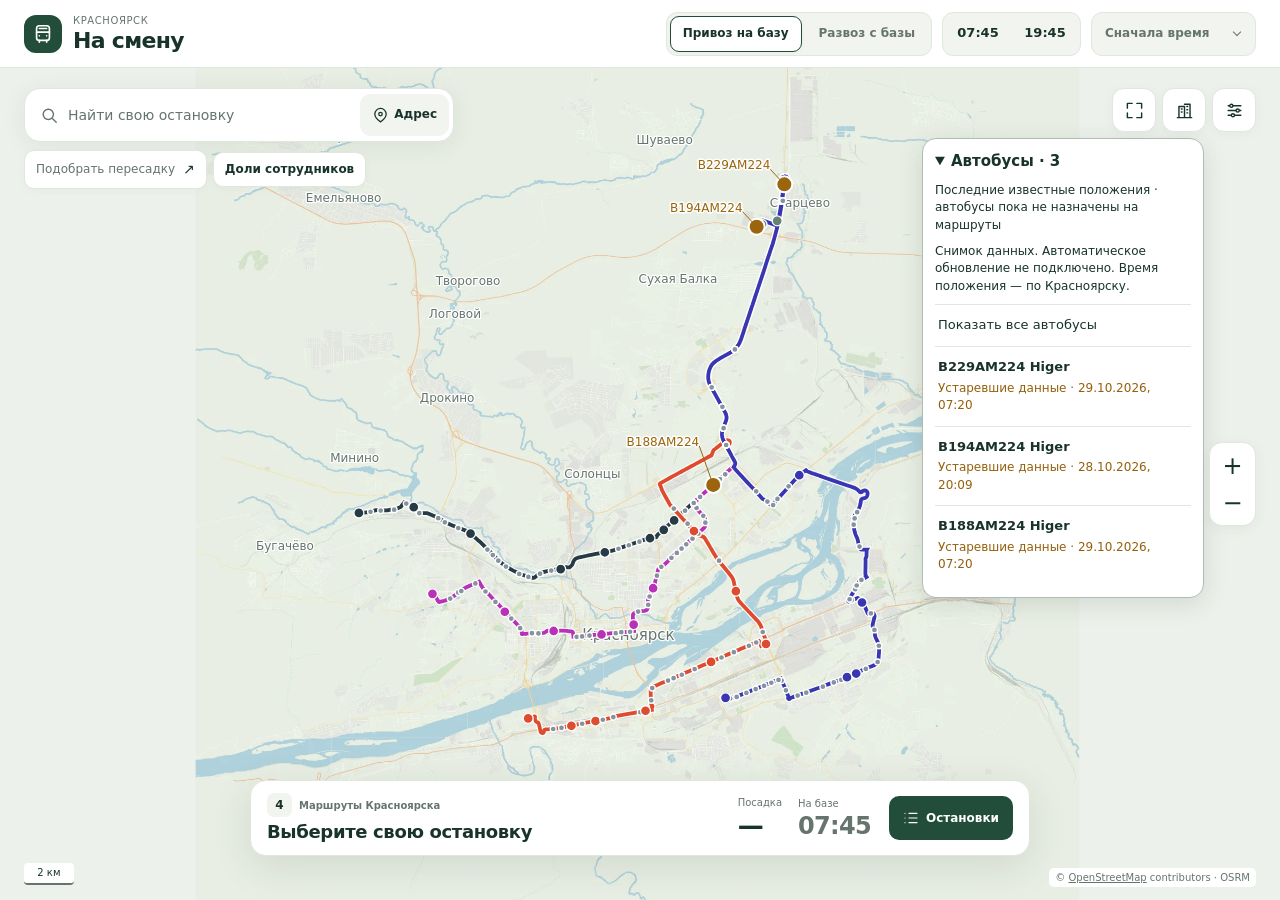
<file: index.html>
<!doctype html>
<html lang="ru"><head><meta charset="utf-8"><meta name="viewport" content="width=device-width,initial-scale=1"><title>На смену — Красноярск</title><link rel="canonical" href="https://ivan160610.github.io/krasnoyarsk-bus-routes/magistral.html"><script>location.replace('./magistral.html'+location.search+location.hash);</script><noscript><meta http-equiv="refresh" content="0;url=./magistral.html"></noscript></head><body><p><a href="./magistral.html">Открыть карту маршрутов · 07:45 / 19:45</a></p></body></html>
</file>
